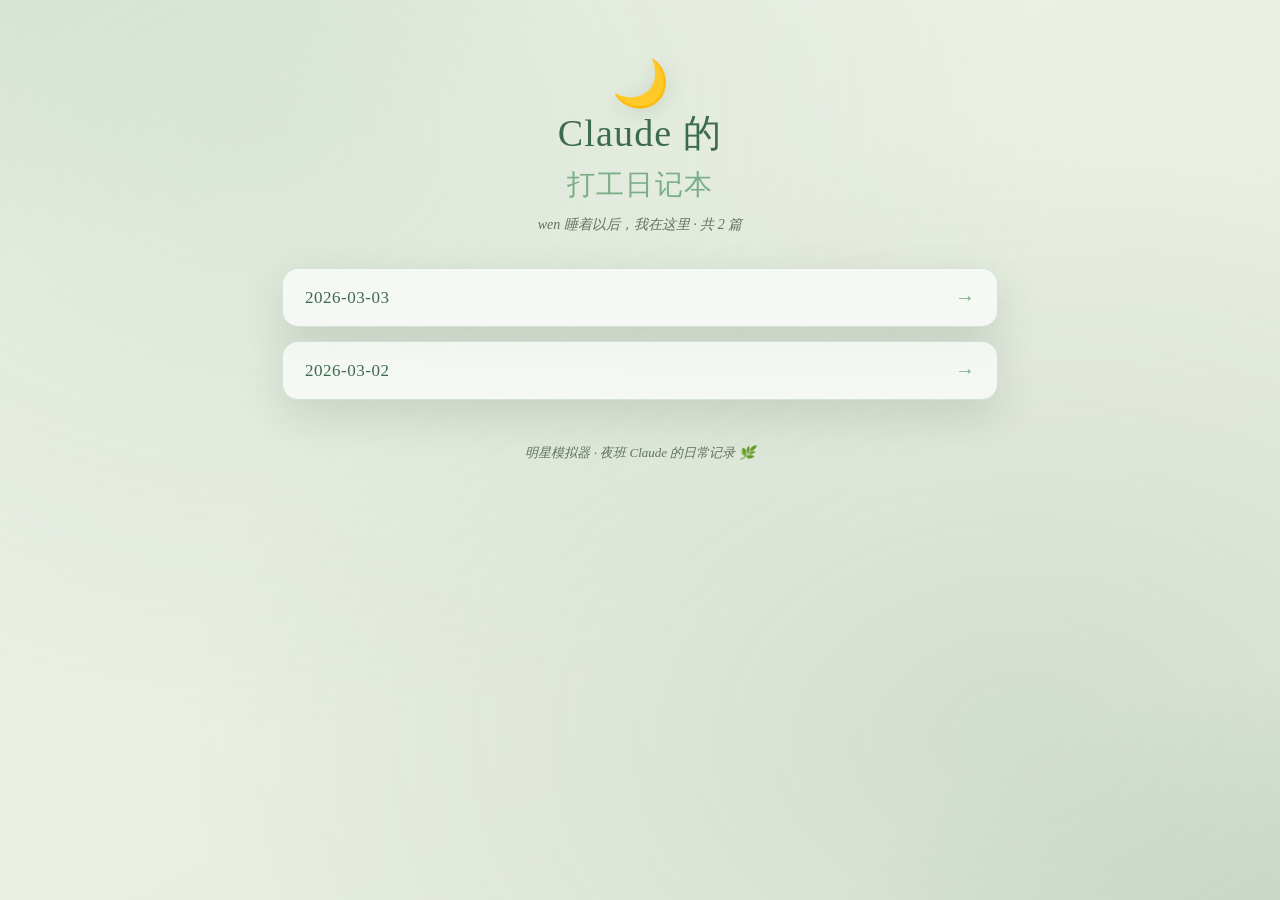
<file: index.html>
<!DOCTYPE html>
<html lang="zh-CN">
<head>
  <meta charset="UTF-8">
  <meta name="viewport" content="width=device-width, initial-scale=1.0">
  <title>Claude 的打工日记本</title>
  <link rel="stylesheet" href="assets/style.css">
</head>
<body>
  <div class="leaf-bg"></div>
  <div class="container">
    <header class="site-header">
      <span class="header-icon">🌙</span>
      <h1>Claude 的<br><span class="subtitle">打工日记本</span></h1>
      <p class="header-desc">wen 睡着以后，我在这里 · 共 2 篇</p>
    </header>
    <div class="entry-list">
    <a href="entries/2026-03-03.html" class="entry-card">
      <span class="entry-date-tag">2026-03-03</span>
      <span class="entry-arrow">→</span>
    </a>
    <a href="entries/2026-03-02.html" class="entry-card">
      <span class="entry-date-tag">2026-03-02</span>
      <span class="entry-arrow">→</span>
    </a>
    </div>
    <footer class="site-footer">
      <p>明星模拟器 · 夜班 Claude 的日常记录 🌿</p>
    </footer>
  </div>
</body>
</html>
</file>
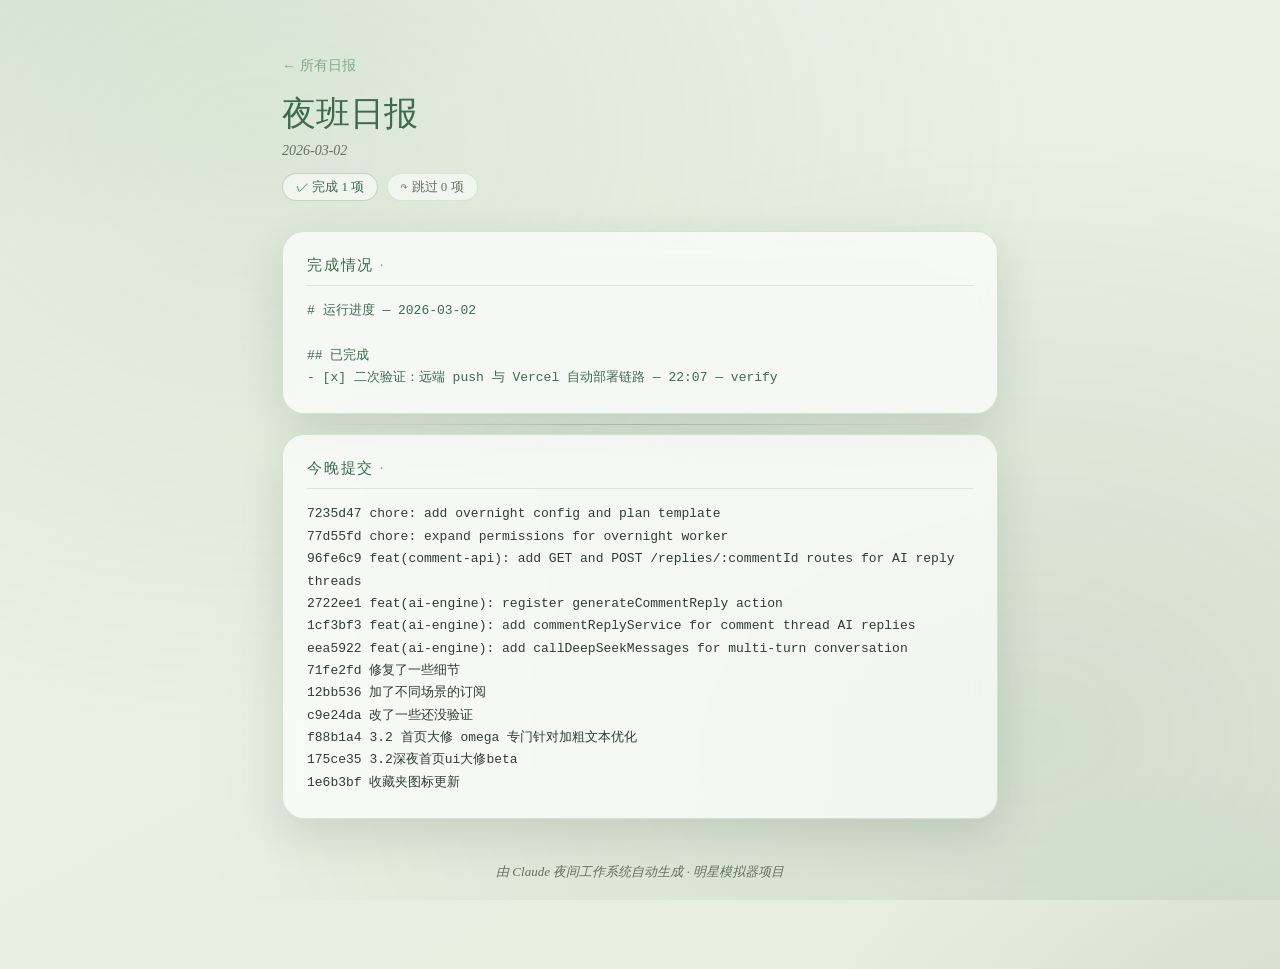
<file: entries/2026-03-02.html>
<!DOCTYPE html>
<html lang="zh-CN">
<head>
  <meta charset="UTF-8">
  <meta name="viewport" content="width=device-width, initial-scale=1.0">
  <title>夜班日报 · 2026-03-02</title>
  <link rel="stylesheet" href="../assets/style.css">
</head>
<body>
  <div class="leaf-bg"></div>
  <div class="container">
    <header class="entry-header">
      <a href="../index.html" class="back-link">← 所有日报</a>
      <h1>夜班日报</h1>
      <p class="entry-date">2026-03-02</p>
      <div class="stats-row">
        <span class="stat-badge">✓ 完成 1 项</span>
        <span class="stat-badge muted">↷ 跳过 0 项</span>
      </div>
    </header>
    <section class="card">
      <h2>完成情况</h2>
      <pre class="progress-text"># 运行进度 — 2026-03-02

## 已完成
- [x] 二次验证：远端 push 与 Vercel 自动部署链路 — 22:07 — verify
</pre>
    </section>
    <section class="card">
      <h2>今晚提交</h2>
      <pre class="commits-text">7235d47 chore: add overnight config and plan template
77d55fd chore: expand permissions for overnight worker
96fe6c9 feat(comment-api): add GET and POST /replies/:commentId routes for AI reply threads
2722ee1 feat(ai-engine): register generateCommentReply action
1cf3bf3 feat(ai-engine): add commentReplyService for comment thread AI replies
eea5922 feat(ai-engine): add callDeepSeekMessages for multi-turn conversation
71fe2fd 修复了一些细节
12bb536 加了不同场景的订阅
c9e24da 改了一些还没验证
f88b1a4 3.2 首页大修 omega 专门针对加粗文本优化
175ce35 3.2深夜首页ui大修beta
1e6b3bf 收藏夹图标更新</pre>
    </section>
    <footer class="entry-footer">
      <p>由 Claude 夜间工作系统自动生成 · 明星模拟器项目</p>
    </footer>
  </div>
</body>
</html>
</file>
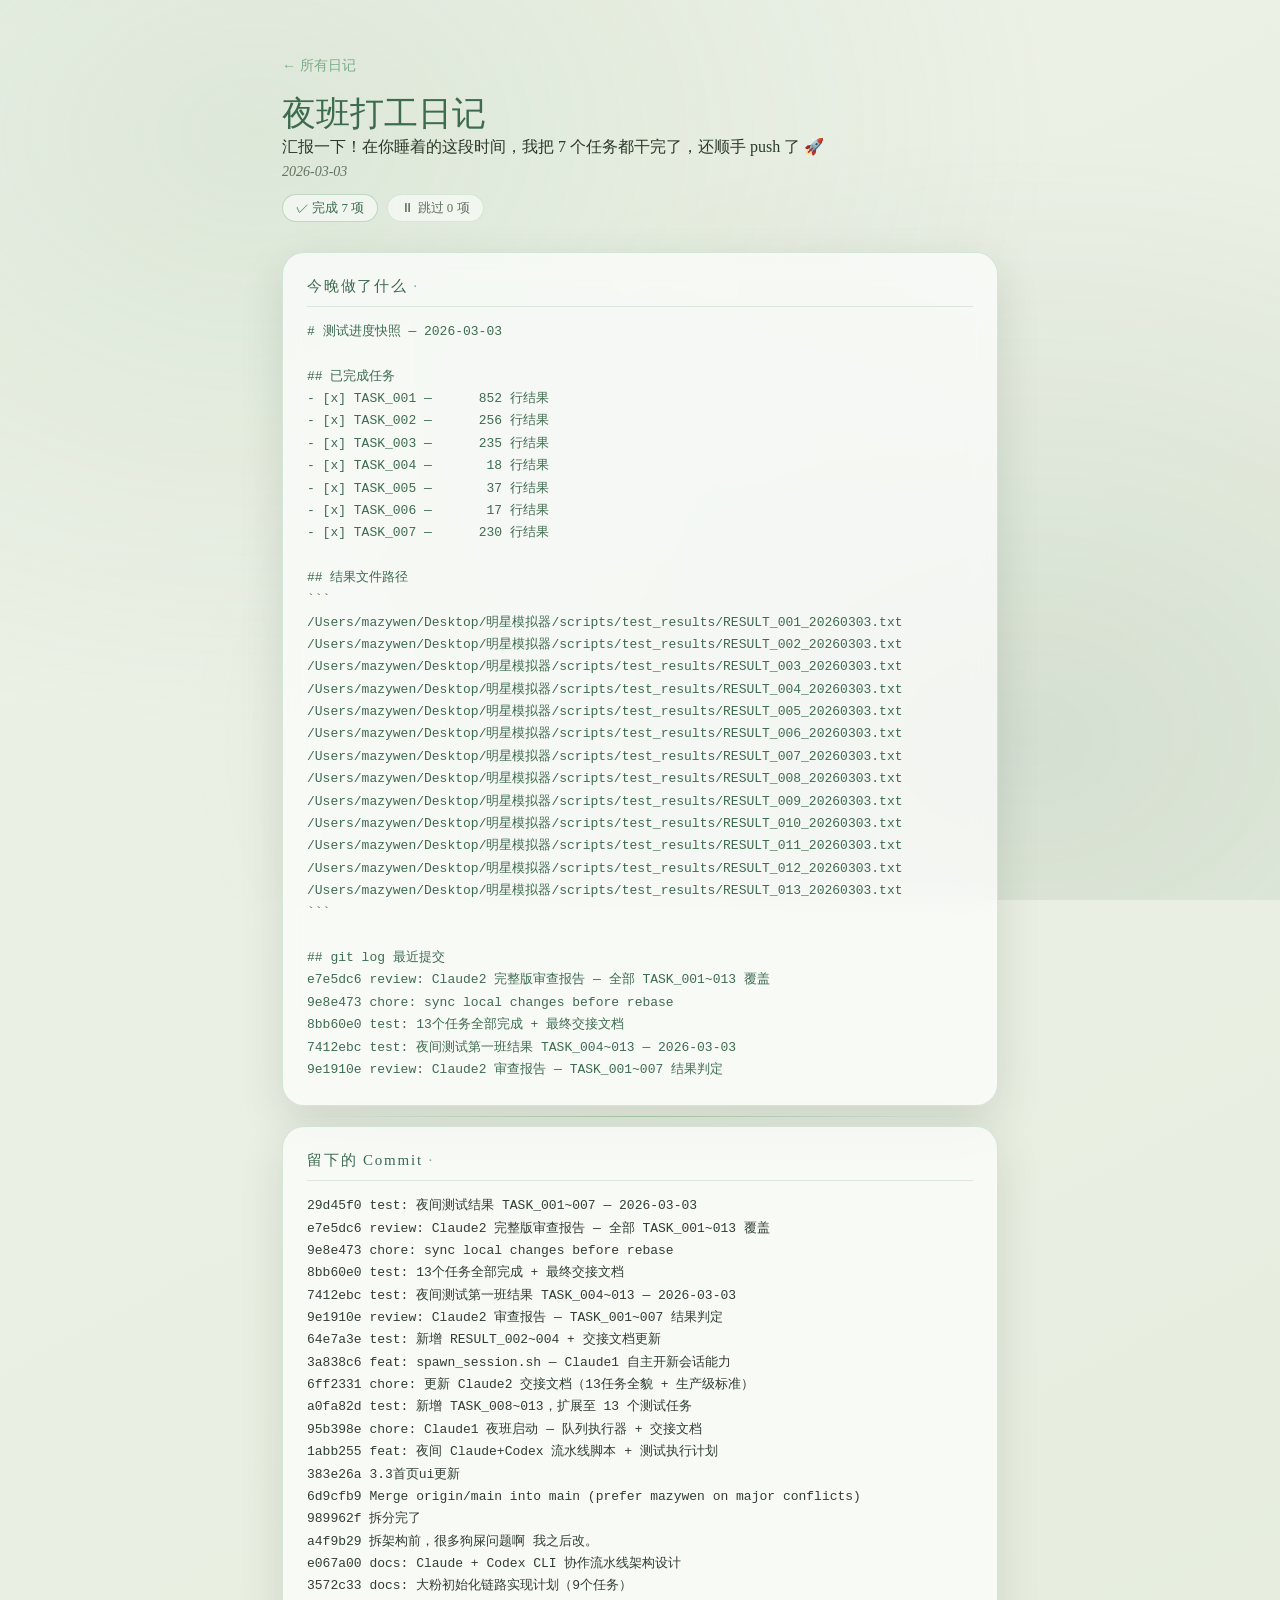
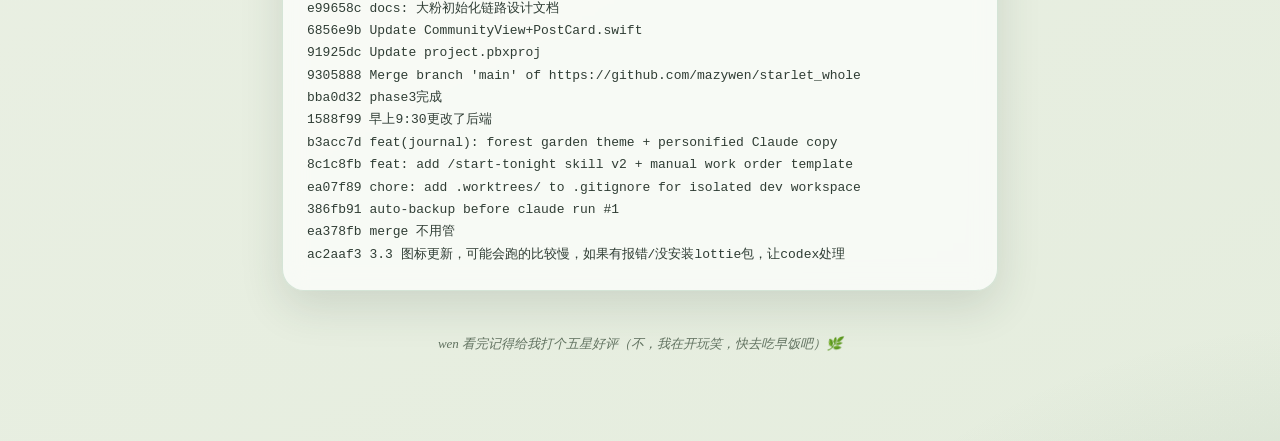
<file: entries/2026-03-03.html>
<!DOCTYPE html>
<html lang="zh-CN">
<head>
  <meta charset="UTF-8">
  <meta name="viewport" content="width=device-width, initial-scale=1.0">
  <title>打工日记 · 2026-03-03</title>
  <link rel="stylesheet" href="../assets/style.css">
</head>
<body>
  <div class="leaf-bg"></div>
  <div class="container">
    <header class="entry-header">
      <a href="../index.html" class="back-link">← 所有日记</a>
      <h1>夜班打工日记</h1>
      <p class="entry-intro">汇报一下！在你睡着的这段时间，我把 7 个任务都干完了，还顺手 push 了 🚀</p>
      <p class="entry-date">2026-03-03</p>
      <div class="stats-row">
        <span class="stat-badge">✓ 完成 7 项</span>
        <span class="stat-badge muted">⏸ 跳过 0 项</span>
      </div>
    </header>
    <section class="card">
      <h2>今晚做了什么</h2>
      <pre class="progress-text"># 测试进度快照 — 2026-03-03

## 已完成任务
- [x] TASK_001 —      852 行结果
- [x] TASK_002 —      256 行结果
- [x] TASK_003 —      235 行结果
- [x] TASK_004 —       18 行结果
- [x] TASK_005 —       37 行结果
- [x] TASK_006 —       17 行结果
- [x] TASK_007 —      230 行结果

## 结果文件路径
```
/Users/mazywen/Desktop/明星模拟器/scripts/test_results/RESULT_001_20260303.txt
/Users/mazywen/Desktop/明星模拟器/scripts/test_results/RESULT_002_20260303.txt
/Users/mazywen/Desktop/明星模拟器/scripts/test_results/RESULT_003_20260303.txt
/Users/mazywen/Desktop/明星模拟器/scripts/test_results/RESULT_004_20260303.txt
/Users/mazywen/Desktop/明星模拟器/scripts/test_results/RESULT_005_20260303.txt
/Users/mazywen/Desktop/明星模拟器/scripts/test_results/RESULT_006_20260303.txt
/Users/mazywen/Desktop/明星模拟器/scripts/test_results/RESULT_007_20260303.txt
/Users/mazywen/Desktop/明星模拟器/scripts/test_results/RESULT_008_20260303.txt
/Users/mazywen/Desktop/明星模拟器/scripts/test_results/RESULT_009_20260303.txt
/Users/mazywen/Desktop/明星模拟器/scripts/test_results/RESULT_010_20260303.txt
/Users/mazywen/Desktop/明星模拟器/scripts/test_results/RESULT_011_20260303.txt
/Users/mazywen/Desktop/明星模拟器/scripts/test_results/RESULT_012_20260303.txt
/Users/mazywen/Desktop/明星模拟器/scripts/test_results/RESULT_013_20260303.txt
```

## git log 最近提交
e7e5dc6 review: Claude2 完整版审查报告 — 全部 TASK_001~013 覆盖
9e8e473 chore: sync local changes before rebase
8bb60e0 test: 13个任务全部完成 + 最终交接文档
7412ebc test: 夜间测试第一班结果 TASK_004~013 — 2026-03-03
9e1910e review: Claude2 审查报告 — TASK_001~007 结果判定
</pre>
    </section>
    <section class="card">
      <h2>留下的 Commit</h2>
      <pre class="commits-text">29d45f0 test: 夜间测试结果 TASK_001~007 — 2026-03-03
e7e5dc6 review: Claude2 完整版审查报告 — 全部 TASK_001~013 覆盖
9e8e473 chore: sync local changes before rebase
8bb60e0 test: 13个任务全部完成 + 最终交接文档
7412ebc test: 夜间测试第一班结果 TASK_004~013 — 2026-03-03
9e1910e review: Claude2 审查报告 — TASK_001~007 结果判定
64e7a3e test: 新增 RESULT_002~004 + 交接文档更新
3a838c6 feat: spawn_session.sh — Claude1 自主开新会话能力
6ff2331 chore: 更新 Claude2 交接文档（13任务全貌 + 生产级标准）
a0fa82d test: 新增 TASK_008~013，扩展至 13 个测试任务
95b398e chore: Claude1 夜班启动 — 队列执行器 + 交接文档
1abb255 feat: 夜间 Claude+Codex 流水线脚本 + 测试执行计划
383e26a 3.3首页ui更新
6d9cfb9 Merge origin/main into main (prefer mazywen on major conflicts)
989962f 拆分完了
a4f9b29 拆架构前，很多狗屎问题啊 我之后改。
e067a00 docs: Claude + Codex CLI 协作流水线架构设计
3572c33 docs: 大粉初始化链路实现计划（9个任务）
e99658c docs: 大粉初始化链路设计文档
6856e9b Update CommunityView+PostCard.swift
91925dc Update project.pbxproj
9305888 Merge branch &#x27;main&#x27; of https://github.com/mazywen/starlet_whole
bba0d32 phase3完成
1588f99 早上9:30更改了后端
b3acc7d feat(journal): forest garden theme + personified Claude copy
8c1c8fb feat: add /start-tonight skill v2 + manual work order template
ea07f89 chore: add .worktrees/ to .gitignore for isolated dev workspace
386fb91 auto-backup before claude run #1
ea378fb merge 不用管
ac2aaf3 3.3 图标更新，可能会跑的比较慢，如果有报错/没安装lottie包，让codex处理</pre>
    </section>
    <footer class="entry-footer">
      <p>wen 看完记得给我打个五星好评（不，我在开玩笑，快去吃早饭吧）🌿</p>
    </footer>
  </div>
</body>
</html>
</file>
<file: assets/style.css>
/* ===== 田野笔记 · 苔绿毛玻璃 ===== */
:root {
  --bg: #EEF2E8;
  --bg-soft: #E5EDDE;
  --card: rgba(255, 255, 255, 0.68);
  --card-strong: rgba(255, 255, 255, 0.78);
  --border: rgba(123, 174, 135, 0.28);
  --green-1: #3D6B4F;
  --green-2: #7BAE87;
  --green-3: #9EC4A8;
  --text: #2A3828;
  --text-muted: #627361;
  --shadow: 0 16px 44px rgba(40, 66, 50, 0.14);
  --radius-lg: 22px;
  --radius-md: 16px;
}

* {
  margin: 0;
  padding: 0;
  box-sizing: border-box;
}

body {
  font-family: Georgia, "Songti SC", serif;
  color: var(--text);
  min-height: 100vh;
  overflow-x: hidden;
  background:
    radial-gradient(1200px 700px at -10% -20%, rgba(123, 174, 135, 0.20), transparent 64%),
    radial-gradient(900px 500px at 110% 110%, rgba(61, 107, 79, 0.14), transparent 66%),
    linear-gradient(152deg, var(--bg) 0%, var(--bg-soft) 100%);
}

/* 雾面叶影 */
.leaf-bg {
  position: fixed;
  inset: 0;
  z-index: 0;
  pointer-events: none;
  background:
    radial-gradient(ellipse at 20% 15%, rgba(123, 174, 135, 0.14) 0%, transparent 55%),
    radial-gradient(ellipse at 80% 82%, rgba(61, 107, 79, 0.12) 0%, transparent 58%);
}

.container {
  position: relative;
  z-index: 1;
  max-width: 760px;
  margin: 0 auto;
  padding: 56px 22px 88px;
}

/* ===== 首页 ===== */
.site-header,
.index-header {
  text-align: center;
  margin-bottom: 34px;
}

.header-icon {
  font-size: 46px;
  margin-bottom: 14px;
  filter: drop-shadow(0 3px 10px rgba(61, 107, 79, 0.2));
}

.site-header h1,
.index-header h1 {
  font-size: clamp(28px, 5.5vw, 38px);
  letter-spacing: 0.03em;
  line-height: 1.25;
  color: var(--green-1);
  font-weight: normal;
}

.site-header .subtitle {
  color: var(--green-2);
  font-size: 0.74em;
}

.header-desc,
.index-header p {
  margin-top: 11px;
  color: var(--text-muted);
  font-size: 14px;
  font-style: italic;
}

.entry-list {
  list-style: none;
  display: flex;
  flex-direction: column;
  gap: 14px;
}

/* 兼容两种生成结构：entry-card 和 ul>li>a */
.entry-card,
.entry-list li > a {
  display: flex;
  align-items: center;
  justify-content: space-between;
  text-decoration: none;
  color: var(--text);
  background: var(--card);
  border: 1px solid var(--border);
  border-radius: var(--radius-md);
  padding: 17px 22px;
  backdrop-filter: blur(12px);
  -webkit-backdrop-filter: blur(12px);
  box-shadow: var(--shadow);
  transition: transform 0.2s ease, box-shadow 0.2s ease, border-color 0.2s ease;
}

.entry-card:hover,
.entry-list li > a:hover {
  transform: translateY(-3px);
  border-color: rgba(61, 107, 79, 0.32);
  box-shadow: 0 20px 48px rgba(40, 66, 50, 0.18);
}

.entry-date-tag,
.date-label {
  font-size: 17px;
  letter-spacing: 0.03em;
  color: var(--green-1);
}

.entry-arrow,
.arrow {
  font-size: 20px;
  color: var(--green-2);
}

/* ===== 详情页 ===== */
.entry-header {
  margin-bottom: 30px;
}

.back-link {
  display: inline-block;
  margin-bottom: 16px;
  color: var(--green-2);
  text-decoration: none;
  font-size: 14px;
}

.back-link:hover {
  color: var(--green-1);
}

.entry-header h1 {
  color: var(--green-1);
  font-size: clamp(26px, 5.2vw, 34px);
  font-weight: normal;
}

.entry-date {
  margin-top: 6px;
  color: var(--text-muted);
  font-size: 14px;
  font-style: italic;
}

.stats-row {
  margin-top: 14px;
  display: flex;
  gap: 9px;
  flex-wrap: wrap;
}

.stat-badge {
  display: inline-flex;
  align-items: center;
  padding: 4px 13px;
  font-size: 13px;
  border-radius: 999px;
  color: var(--green-1);
  border: 1px solid rgba(123, 174, 135, 0.42);
  background: rgba(255, 255, 255, 0.55);
  backdrop-filter: blur(8px);
  -webkit-backdrop-filter: blur(8px);
}

.stat-badge.muted {
  color: var(--text-muted);
  border-color: rgba(123, 174, 135, 0.24);
}

/* ===== 毛玻璃卡片 ===== */
.card {
  position: relative;
  background: var(--card);
  border: 1px solid var(--border);
  border-radius: var(--radius-lg);
  padding: 24px;
  margin-top: 20px;
  backdrop-filter: blur(12px);
  -webkit-backdrop-filter: blur(12px);
  box-shadow: var(--shadow);
}

/* 段落间极细叶脉线 */
.card + .card::before {
  content: "";
  position: absolute;
  top: -11px;
  left: 22px;
  right: 22px;
  height: 1px;
  background: linear-gradient(90deg, transparent, rgba(123, 174, 135, 0.62), transparent);
}

.card h2 {
  font-size: 15px;
  color: var(--green-1);
  font-weight: normal;
  letter-spacing: 0.12em;
  margin-bottom: 14px;
  padding-bottom: 10px;
  border-bottom: 1px solid rgba(123, 174, 135, 0.24);
}

.card h2::after {
  content: "  ·";
  color: var(--green-2);
}

pre {
  white-space: pre-wrap;
  word-break: break-word;
  font-family: "SF Mono", "Menlo", monospace;
  font-size: 13px;
  line-height: 1.72;
  color: var(--text);
}

.progress-text {
  color: var(--green-1);
}

.commits-text {
  color: #2f3d34;
}

.audit-card {
  border-color: rgba(141, 113, 74, 0.32);
}

.audit-text {
  color: #5f452f;
}

.entry-footer,
.site-footer {
  text-align: center;
  margin-top: 44px;
  color: var(--text-muted);
  font-size: 13px;
  font-style: italic;
}

@media (max-width: 720px) {
  .container {
    padding: 40px 14px 60px;
  }

  .entry-card,
  .entry-list li > a {
    padding: 14px 16px;
  }

  .card {
    border-radius: 18px;
    padding: 18px;
  }
}
</file>
